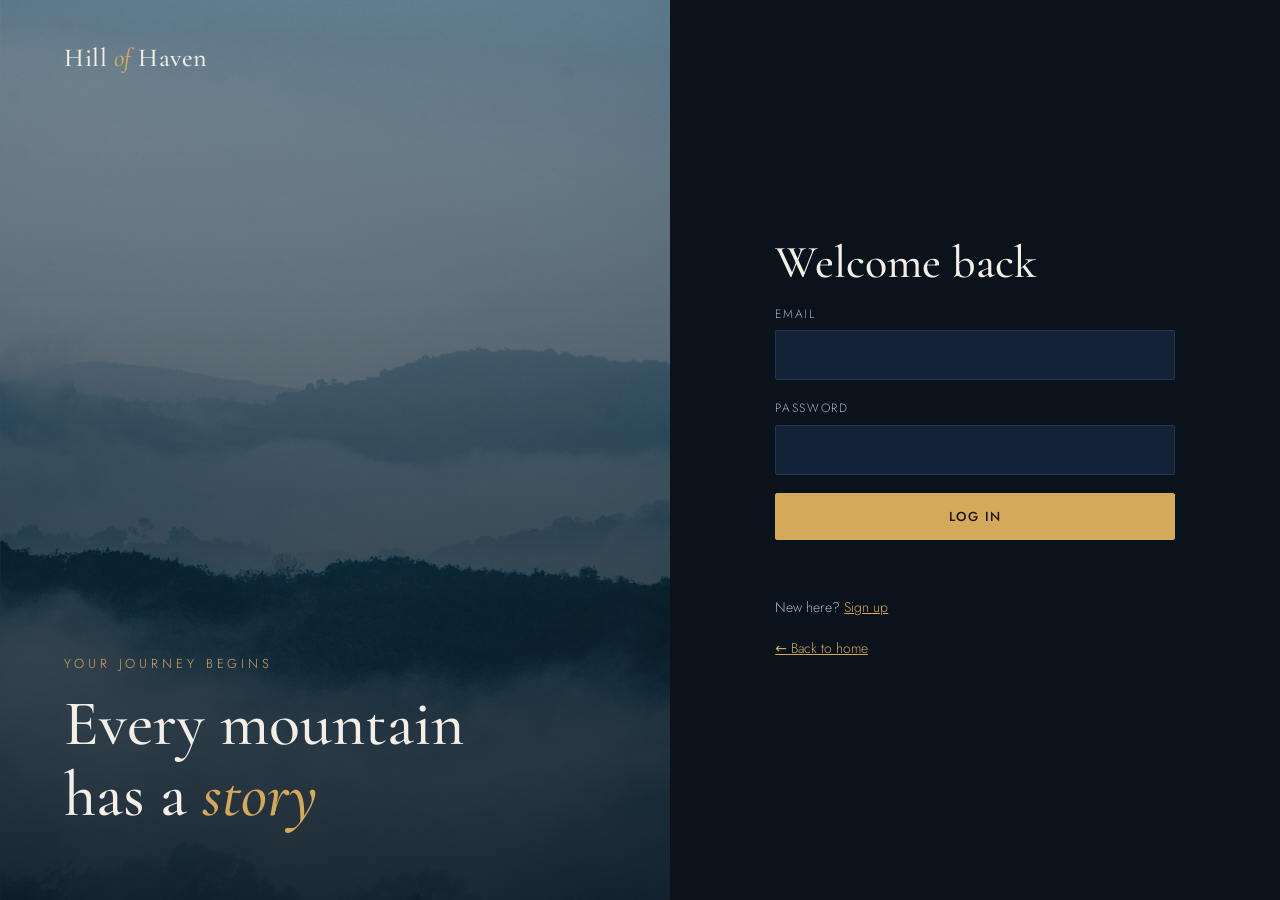
<file: login.html>
<!DOCTYPE html><html lang="en"><head><meta charset="UTF-8"><meta name="viewport" content="width=device-width, initial-scale=1">
<title>Login – Hill of Haven</title>
<link href="https://fonts.googleapis.com/css2?family=Cormorant+Garamond:ital,wght@0,500;0,600;1,500&family=Jost:wght@300;400;500;600&display=swap" rel="stylesheet">
<link rel="stylesheet" href="style.css"></head>
<body class="authpg">
<div class="auth"><aside><a href="index.html" class="logo">Hill <i>of</i> Haven</a><div><p class="eyebrow">Your journey begins</p><h2>Every mountain<br>has a <i>story</i></h2></div></aside>
<main><form id="auth" novalidate><h1 id="aTitle"></h1>
<label id="nameWrap">Full name<input name="name" autocomplete="name"></label>
<label>Email<input name="email" type="email" autocomplete="email"></label>
<label>Password<input name="pass" type="password" autocomplete="current-password"></label>
<button class="btn gold" id="go" type="submit"></button><p id="am" role="status"></p>
<p class="swap"><span id="sub"></span> <button type="button" id="swap"></button></p>
<p class="swap"><a href="index.html">← Back to home</a></p></form></main></div>
<script src="auth.js"></script></body></html>
</file>
<file: style.css>
:root{--bg:#0a121c;--bg2:#0e1928;--card:#132236;--line:#243650;--gold:#d4a95a;--text:#f3efe7;--mut:#a9b4c4}
*{box-sizing:border-box;margin:0;padding:0}html{scroll-behavior:smooth;scroll-padding-top:70px}
body{background:var(--bg);color:var(--text);font:300 16px/1.7 Jost,system-ui,sans-serif}
a{color:inherit;text-decoration:none}ul{list-style:none}
h1,h2,h3,.logo,.stats b{font-family:'Cormorant Garamond',Georgia,serif;font-weight:500}
i{font-style:italic;color:var(--gold)}
:focus-visible{outline:2px solid var(--gold);outline-offset:3px}
.nav{position:fixed;inset:0 0 auto;z-index:50;display:flex;align-items:center;gap:28px;padding:16px 5vw;transition:background .3s}
.nav.solid{background:rgba(10,18,28,.94);backdrop-filter:blur(10px);border-bottom:1px solid var(--line)}
.logo{font-size:26px;letter-spacing:.02em}
nav{display:flex;gap:30px;margin:0 auto;font-size:14px;letter-spacing:.08em;text-transform:uppercase}
nav a{opacity:.8;transition:.2s}nav a:hover{opacity:1;color:var(--gold)}
.btn{display:inline-block;padding:13px 28px;border:1px solid var(--gold);font:500 13px Jost;letter-spacing:.12em;text-transform:uppercase;cursor:pointer;transition:.25s;border-radius:2px;background:none;color:var(--text)}
.btn.gold{background:var(--gold);color:#1a1409}.btn.gold:hover{background:#e6bd72}.btn.line:hover{background:var(--gold);color:#1a1409}
.burger{display:none;background:none;border:0;margin-left:auto;cursor:pointer}.burger span{display:block;width:26px;height:2px;background:var(--text);margin:6px 0}
.hero{position:relative;min-height:100vh;display:flex;align-items:center;padding:120px 5vw 160px;overflow:hidden;background:#0a121c}
.scene,.bg,.shade{position:absolute;inset:0;width:100%;height:100%}.bg{object-fit:cover}
.l{position:absolute;bottom:0;width:110%;left:-5%;height:70%;animation:sway 22s ease-in-out infinite alternate}
.l2{height:58%;animation-duration:30s;animation-direction:alternate-reverse}.l3{height:42%;animation-duration:38s}
@keyframes sway{to{transform:translateX(-4%)}}
.cloud{position:absolute;height:60px;width:340px;border-radius:50%;background:rgba(255,255,255,.07);filter:blur(24px);animation:drift 60s linear infinite}
.c1{top:22%;left:-20%}.c2{top:36%;left:-40%;animation-duration:90s;width:480px}
@keyframes drift{to{transform:translateX(160vw)}}
.shade{background:linear-gradient(90deg,rgba(7,12,20,.7),rgba(7,12,20,.15) 70%),linear-gradient(to top,var(--bg),transparent 35%)}
.hero-in{position:relative;max-width:760px}
.eyebrow{color:var(--gold);font-size:13px;letter-spacing:.3em;text-transform:uppercase;margin-bottom:14px}
h1{font-size:clamp(46px,8vw,96px);line-height:1.02}
.lead{margin:22px 0 32px;max-width:520px;color:#d8dde6;font-size:18px}
.row{display:flex;gap:14px;flex-wrap:wrap}
.stats{position:absolute;left:5vw;right:5vw;bottom:36px;display:grid;grid-template-columns:repeat(4,1fr);gap:20px;border-top:1px solid rgba(255,255,255,.18);padding-top:20px}
.stats b{font-size:38px;color:var(--gold);display:block;line-height:1}.stats span{font-size:12px;letter-spacing:.15em;text-transform:uppercase;color:var(--mut)}
.sec{padding:96px 5vw}.alt{background:var(--bg2)}
h2{font-size:clamp(34px,5vw,56px);line-height:1.1;margin-bottom:34px}
.picker{display:flex;gap:16px;flex-wrap:wrap;align-items:flex-end;margin-bottom:28px}
label{display:grid;gap:6px;font-size:12px;letter-spacing:.14em;text-transform:uppercase;color:var(--mut)}
select,input{background:var(--card);border:1px solid var(--line);color:var(--text);padding:13px 14px;font:400 15px Jost;border-radius:2px;min-width:210px;color-scheme:dark}
select:focus,input:focus{outline:none;border-color:var(--gold)}input.bad{border-color:#e5484d}
.panel{background:var(--card);border:1px solid var(--line);padding:34px}
.p-head{margin-bottom:20px}.p-head h3{font-size:36px}.p-head p{color:var(--gold);letter-spacing:.14em;text-transform:uppercase;font-size:12px}
.tabs{display:flex;gap:6px;border-bottom:1px solid var(--line);margin-bottom:18px;flex-wrap:wrap}
.tabs button{background:none;border:0;color:var(--mut);padding:12px 18px;font:500 13px Jost;letter-spacing:.1em;text-transform:uppercase;cursor:pointer;border-bottom:2px solid transparent}
.tabs .on{color:var(--gold);border-color:var(--gold)}
.list li{padding:13px 0 13px 28px;border-bottom:1px solid rgba(255,255,255,.06);position:relative}
.list li::before{content:"◆";position:absolute;left:0;color:var(--gold);font-size:11px;top:19px}
.cards{display:grid;grid-template-columns:repeat(auto-fill,minmax(250px,1fr));gap:20px}
.dc{min-height:340px;padding:24px;display:flex;flex-direction:column;justify-content:flex-end;border:1px solid var(--line);cursor:pointer;transition:.3s;position:relative;overflow:hidden;text-align:left;color:var(--text);font:inherit}
.dc:hover{transform:translateY(-6px);border-color:var(--gold)}
.dc h3{font-size:30px;line-height:1.1}.dc small{color:var(--gold);letter-spacing:.14em;text-transform:uppercase;font-size:11px}.dc p{font-size:14px;color:#d0d6e0;margin-top:6px}
.pk{display:grid;grid-template-columns:repeat(auto-fit,minmax(260px,1fr));gap:22px;max-width:1000px}
.pk article{background:var(--card);border:1px solid var(--line);padding:34px;position:relative;display:flex;flex-direction:column;gap:14px}
.pk .hot{border-color:var(--gold)}.pk h3{font-size:32px}.pr{color:var(--gold)}.pk ul{flex:1}.pk li{padding:5px 0;color:#d0d6e0}.pk li::before{content:"✓ ";color:var(--gold)}.pk .btn{text-align:center}
.badge{position:absolute;top:-12px;left:34px;background:var(--gold);color:#1a1409;font-size:11px;letter-spacing:.12em;text-transform:uppercase;padding:3px 12px}
.bk{display:grid;grid-template-columns:repeat(2,1fr);gap:18px;max-width:820px}
.bk .full{grid-column:1/-1}.bk select,.bk input{width:100%}
.est{background:var(--card);border:1px solid var(--line);padding:18px 22px;display:flex;align-items:baseline;gap:16px;flex-wrap:wrap}
.est b{font:500 34px 'Cormorant Garamond';color:var(--gold)}.est small{color:var(--mut);width:100%}
#msg{min-height:22px;color:#e5484d;font-size:14px}
footer{display:grid;grid-template-columns:2fr 1fr 1fr;gap:30px;padding:60px 5vw 28px;border-top:1px solid var(--line)}
footer h4{font:500 12px Jost;letter-spacing:.2em;text-transform:uppercase;color:var(--gold);margin-bottom:10px}footer p{color:var(--mut)}footer a:hover{color:var(--gold)}
.copy{grid-column:1/-1;font-size:13px;border-top:1px solid var(--line);padding-top:18px}
.modal{position:fixed;inset:0;background:rgba(5,9,15,.8);display:none;place-items:center;z-index:100;padding:20px}.modal.on{display:grid}
.modal>div{background:var(--card);border:1px solid var(--gold);padding:38px;max-width:480px}.modal h3{font-size:34px;margin-bottom:10px}.modal p{color:#d0d6e0;margin-bottom:22px}
.reveal{opacity:0;transform:translateY(26px);transition:.8s}.reveal.in{opacity:1;transform:none}
@media(max-width:860px){
 .burger{display:block}.nav-cta{display:none}
 nav{position:absolute;top:100%;left:0;right:0;flex-direction:column;gap:0;background:var(--bg);max-height:0;overflow:hidden;transition:.3s}nav.open{max-height:360px;border-bottom:1px solid var(--line)}nav a{padding:15px 5vw;border-top:1px solid var(--line)}
 .stats{grid-template-columns:1fr 1fr;bottom:20px}.hero{padding-bottom:200px}.bk{grid-template-columns:1fr}footer{grid-template-columns:1fr}select,input{min-width:0}.picker label,.picker .btn{width:100%}
}
@media(prefers-reduced-motion:reduce){*{animation:none!important;transition:none!important;scroll-behavior:auto!important}.reveal{opacity:1;transform:none}}

.scene{background:url(hero.jpg) center bottom/cover;animation:kb 40s ease-in-out infinite alternate}
@keyframes kb{from{transform:scale(1)}to{transform:scale(1.12) translateX(-2%)}}
.offer{display:grid;grid-template-columns:1fr 1fr;gap:70px;align-items:center;background:var(--bg2)}
.offer-img{min-height:600px;background:url(offer.jpg) center/cover;border:1px solid var(--line)}
.muted{color:var(--mut);margin-bottom:22px;max-width:520px}.feat{display:grid;gap:16px;margin:0 0 30px}
.feat li{padding-left:18px;border-left:2px solid var(--gold)}.feat b{display:block;font:500 22px 'Cormorant Garamond'}.feat{color:var(--mut)}
#explore{background:linear-gradient(rgba(8,14,22,.78),rgba(8,14,22,.9)),url(map.jpg) center/cover}
.panel{background:rgba(19,34,54,.88);backdrop-filter:blur(6px)}
.dc{min-height:190px}.cards{grid-template-columns:repeat(auto-fill,minmax(210px,1fr))}.dc h3{font-size:24px}
.authpg{min-height:100vh}.auth{display:grid;grid-template-columns:1.1fr 1fr;min-height:100vh}
.auth aside{background:linear-gradient(rgba(8,14,22,.35),rgba(8,14,22,.8)),url(login.jpg) center/cover;padding:36px 5vw;display:flex;flex-direction:column;justify-content:space-between}
.auth aside h2{font-size:clamp(38px,5vw,64px)}
.auth main{display:grid;place-items:center;padding:40px 5vw}.auth form{display:grid;gap:18px;width:100%;max-width:400px}
.auth h1{font-size:46px}.auth form input{width:100%;min-width:0}.swap{color:var(--mut);font-size:14px}.swap button,.swap a{background:none;border:0;color:var(--gold);cursor:pointer;font:inherit;text-decoration:underline}
#am{color:#e5484d;min-height:20px;font-size:14px}
@media(max-width:860px){.offer,.auth{grid-template-columns:1fr}.offer-img{min-height:360px}.auth aside{min-height:240px}}

.mine{max-width:820px;margin-top:40px}.mine h3{font-size:30px;margin-bottom:10px}
.mine li{display:flex;justify-content:space-between;gap:14px;align-items:center;padding:14px 0;border-bottom:1px solid var(--line);color:#d0d6e0;font-size:15px}
.mine li button{background:none;border:1px solid var(--line);color:var(--mut);padding:6px 12px;cursor:pointer;font:inherit;font-size:12px}.mine li button:hover{border-color:#e5484d;color:#e5484d}
.mine .none{color:var(--mut)}
</file>
